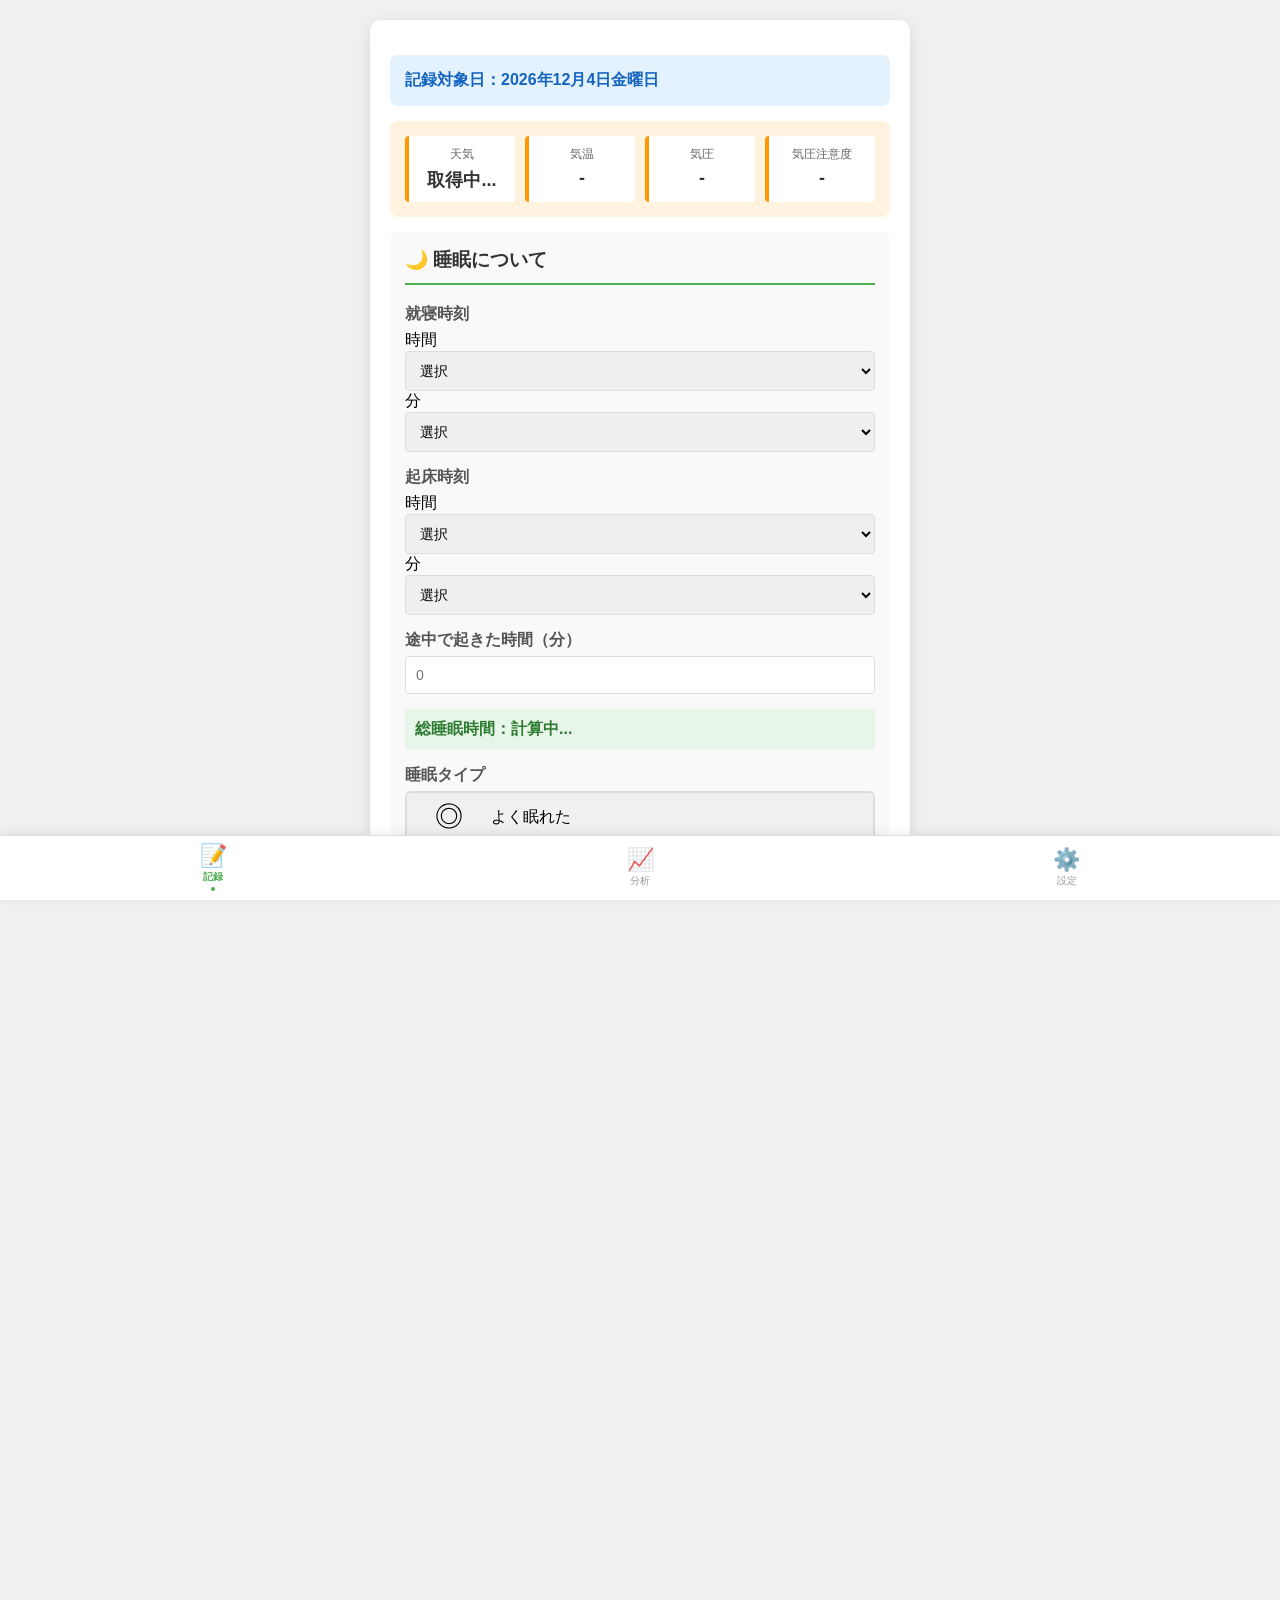
<file: index.html>
<!DOCTYPE html>
<html lang="ja">
<head>
<meta charset="UTF-8">
<meta name="viewport" content="width=device-width, initial-scale=1.0">
<meta name="apple-mobile-web-app-capable" content="yes">
<meta name="apple-mobile-web-app-status-bar-style" content="black-translucent">
<meta name="mobile-web-app-capable" content="yes">
<title>朝の記録 - コンディションノート</title>
<script type="text/javascript" nonce="706f48a703ec4b2696d7b1f2348" src="//local.adguard.org?ts=1773887777401&amp;type=content-script&amp;dmn=private-us-east-1.manuscdn.com&amp;url=https%3A%2F%2Fprivate-us-east-1.manuscdn.com%2Fusers%2F310519663424801523%2Fuploads%2FcyORHlxJtbSPIEtdt0L1vt_na1fn_aW5kZXg.html%3FPolicy%[base64]%26Key-Pair-Id%3DK2HSFNDJXOU9YS%26Signature%3Dky4R7K-oCLCyaNtylGSEPpfSOQ9HUC08gpQC32v2SYeAHgfIXwOo7-O3iSYF0QflC6CzAnzV-pCsuq~0OAM6tQsAlN2C~z4KXlqDDMQeCSdbkrrtcapN~5qhWn5K-4ozeF3lOGNHqTdonP-ljnFQGg-g8VQyvjWbKXx-M-0zuLz72fStN9r0sYJBFkR9YT3xxNkryTAac9Ka8uB-DHDzV-9T3h72WvgKXha~54fvjfoVpQ-ufuCCSoamnwR~IEAj46Hd2AcT7xFCgg3prykmJUto8FY6FmRAB9am-Dx7sj9Gamh7P~rsyqdOei6rY0BlcIK97msa3Q7ogw2InGW4yg__&amp;app=chrome.exe&amp;css=3&amp;js=1&amp;rel=1&amp;rji=1&amp;sbe=1"></script>
<script type="text/javascript" nonce="706f48a703ec4b2696d7b1f2348" src="//local.adguard.org?ts=1773887777401&amp;name=AdGuard%20Extra&amp;name=AdGuard%20Popup%20Blocker&amp;type=user-script"></script>
<link rel="stylesheet" href="css/style.css">
<link rel="stylesheet" href="css/style.css">
<link rel="stylesheet" href="css/components.css"> 
<link rel="stylesheet" href="css/mobile.css">

</head>

<body>

<div class="container">

<!-- 1. 本日の日付 -->
<div class="date-section" id="dateSection">
本日の日付：読み込み中...
</div>

<!-- 2-5. 天気情報 -->
<div class="weather-section" id="weatherSection">
<div class="weather-item">
<div class="weather-item-label">天気</div>
<div class="weather-item-value" id="weatherValue">取得中...</div>
</div>
<div class="weather-item">
<div class="weather-item-label">気温</div>
<div class="weather-item-value" id="tempValue">-</div>
</div>
<div class="weather-item">
<div class="weather-item-label">気圧</div>
<div class="weather-item-value" id="pressureValue">-</div>
</div>
<div class="weather-item">
<div class="weather-item-label">気圧注意度</div>
<div class="weather-item-value" id="pressureWarning">-</div>
</div>
</div>

<!-- 睡眠について（順序：就寝→起床→途中起床→睡眠タイプ） -->
<div class="sleep-section">

<h3>🌙 睡眠について</h3>

<div class="sleep-item">
<label>就寝時刻</label>
<div class="time-row">
<div class="time-col">
<span class="time-label">時間</span>
<select id="bedtimeHour"><option value="">選択</option></select>
</div>
<div class="time-col">
<span class="time-label">分</span>
<select id="bedtimeMinute">
<option value="">選択</option>
<option value="0">00分</option>
<option value="10">10分</option>
<option value="20">20分</option>
<option value="30">30分</option>
<option value="40">40分</option>
<option value="50">50分</option>
</select>
</div>
</div>
</div>

<div class="sleep-item">
<label>起床時刻</label>
<div class="time-row">
<div class="time-col">
<span class="time-label">時間</span>
<select id="wakeuptimeHour"><option value="">選択</option></select>
</div>
<div class="time-col">
<span class="time-label">分</span>
<select id="wakeuptimeMinute">
<option value="">選択</option>
<option value="0">00分</option>
<option value="10">10分</option>
<option value="20">20分</option>
<option value="30">30分</option>
<option value="40">40分</option>
<option value="50">50分</option>
</select>
</div>
</div>
</div>

<div class="sleep-item">
<label>途中で起きた時間（分）</label>
<input type="text" id="wakeupDuration" placeholder="0">
</div>

<div class="sleep-result" id="sleepResult">
総睡眠時間：計算中...
</div>

<div class="sleep-item">
<label>睡眠タイプ</label>
<div class="sleep-type-buttons" id="sleepType"></div>
</div>

</div>

<!-- 体調・活力・メンタル（絵文字スコアボタン） -->
<div class="score-section">
  <div class="score-section-title">体調</div>
  <div class="score-emoji-buttons" id="condition"></div>
</div>

<div class="score-section">
  <div class="score-section-title">活力</div>
  <div class="score-emoji-buttons" id="energy"></div>
</div>

<div class="score-section">
  <div class="score-section-title">メンタル</div>
  <div class="score-emoji-buttons" id="mental"></div>
</div>

<!-- 昨日との比較 -->
<div class="section">
<p class="section-label">昨日と比べて全体的な調子は？</p>
<div class="compare-buttons" id="compareYesterday">
  <button class="compare-btn" data-value="worse"  type="button">😔 悪い</button>
  <button class="compare-btn" data-value="same"   type="button">😐 同じ</button>
  <button class="compare-btn" data-value="better" type="button">😊 良い</button>
</div>
</div>

<!-- Good/Badサイン -->
<div class="good-bad-section">
<p>Goodサイン</p>
<div id="goodList" class="main-grid"></div>
</div>

<div class="good-bad-section">
<p>Badサイン</p>
<div id="badList" class="main-grid"></div>
</div>

<button class="submit" onclick="sendData()">朝の記録を送信</button>

</div>

<!-- ボトムナビゲーション -->
<nav class="bottom-nav">
  <a href="index.html" class="nav-item active">
    <span class="nav-icon">📝</span>
    <span class="nav-label">記録</span>
    <span class="nav-dot"></span>
  </a>
  <a href="analysis.html" class="nav-item">
    <span class="nav-icon">📈</span>
    <span class="nav-label">分析</span>
  </a>
  <a href="settings.html" class="nav-item">
    <span class="nav-icon">⚙️</span>
    <span class="nav-label">設定</span>
  </a>
</nav>

<!-- 外部JavaScriptファイルの読み込み -->
<script>const PAGE_TYPE = 'morning';</script>
<script src="js/config.js"></script>
<script src="js/defaults.js"></script>
<script src="js/utils.js"></script>
<script src="js/score-ui.js"></script>
<script src="js/factors.js"></script>
<script src="js/record-router.js"></script>
<script src="js/main_weather.js"></script>
<script src="js/main.js"></script>
<script src="js/sync.js"></script>

</body>
</html>
</file>
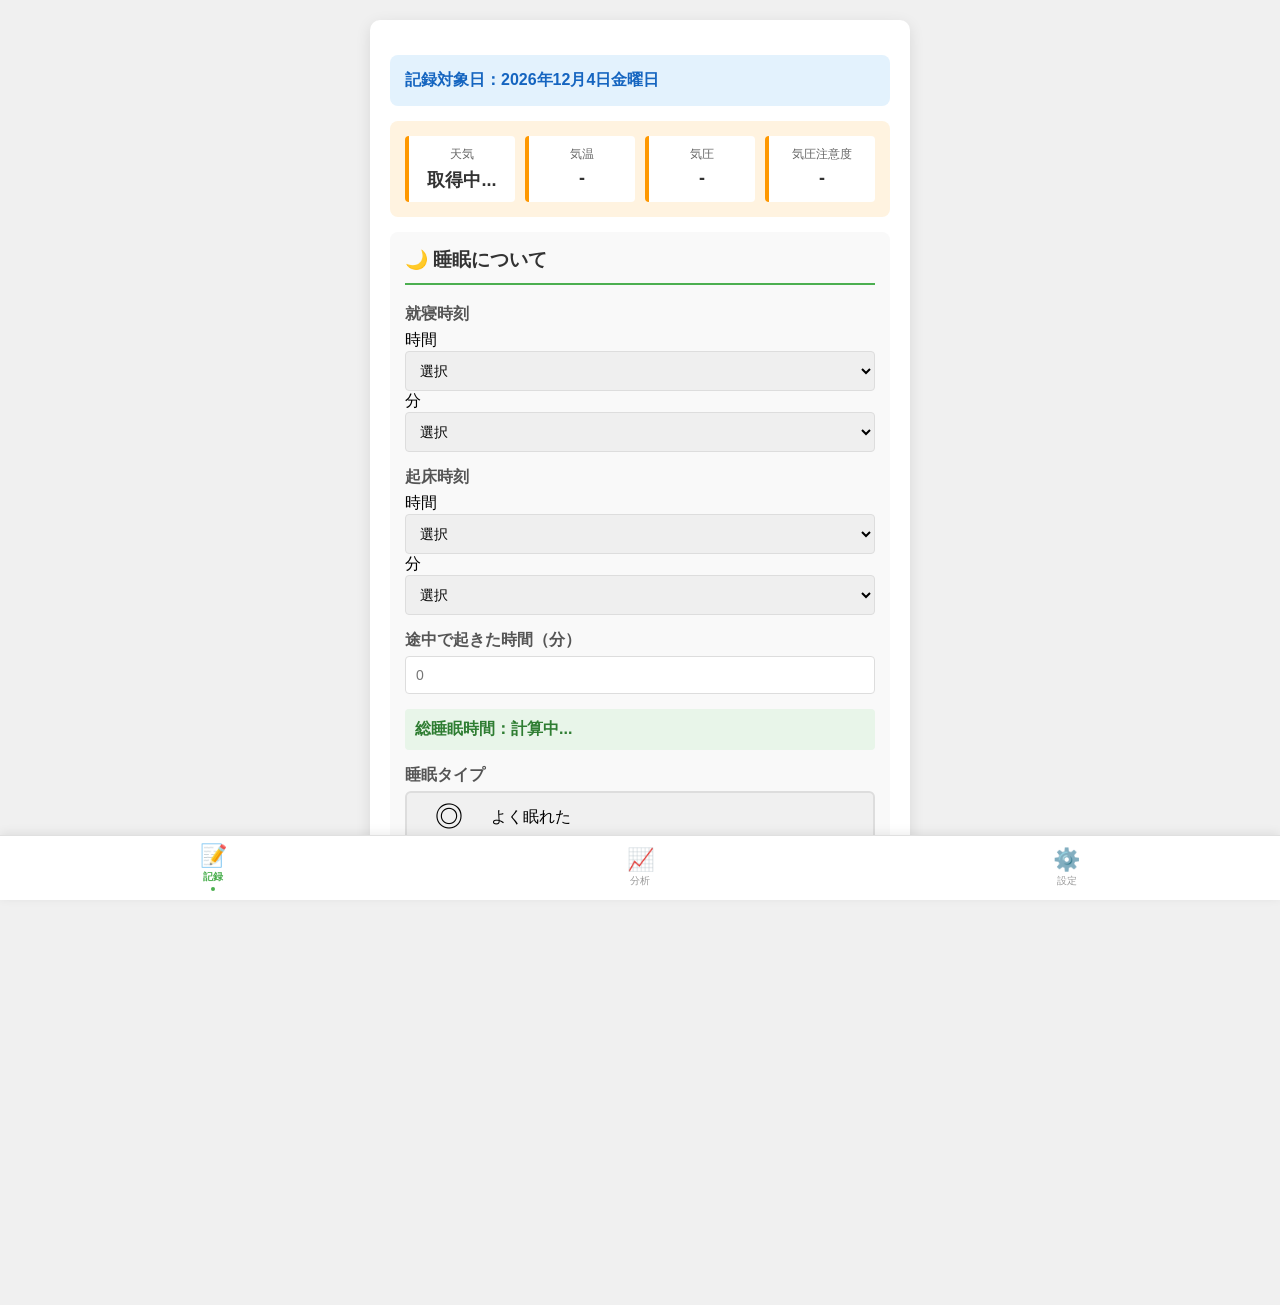
<file: evening.html>
<!DOCTYPE html>
<html lang="ja">
<head>
<meta charset="UTF-8">
<meta name="viewport" content="width=device-width, initial-scale=1.0">
<meta name="apple-mobile-web-app-capable" content="yes">
<meta name="apple-mobile-web-app-status-bar-style" content="black-translucent">
<meta name="mobile-web-app-capable" content="yes">
<title>夜の振り返り - コンディションノート</title>
<script type="text/javascript" nonce="706f48a703ec4b2696d7b1f2348" src="//local.adguard.org?ts=1773891384180&amp;type=content-script&amp;dmn=private-us-east-1.manuscdn.com&amp;url=https%3A%2F%2Fprivate-us-east-1.manuscdn.com%2Fusers%2F310519663424801523%2Fuploads%2FX8OiD14pE7qKWU3QFufm4F_na1fn_ZXZlbmluZw.html%3FPolicy%[base64]%26Key-Pair-Id%3DK2HSFNDJXOU9YS%26Signature%3DIRTGr5bfe6QpT9QBEzWLeUuXLEMYiNXHQvTDCFNe3Hf7ORT8RG-kLt2rciCMZSGeiu8Vy-4XD3ipU2SyCdbaz16xXmr~7gbh7~MmWYQJFyLgCj5U5H2Rnu8tBVmSvzhUYkQpy0-b4iZR28EI1pnR1-F-WJUTCco0WmMGm0zVPKI0Xde-N8kxiRZXXXtky9bIKu7JhZDhgo3NBUYuuvo1jnHFrhZ0Sw08y5sfKlL~GJBNzBukPh1d902BAq1nwAPGd4lqzOv1wOd3NwW2ucj7B0hC3EpmNVi02AO-f6O8skjNi2LGSjQEkXZlNNZ5AGCvhjuhXXBpa51KcjS5jO7oow__&amp;app=chrome.exe&amp;css=3&amp;js=1&amp;rel=1&amp;rji=1&amp;sbe=1"></script>
<script type="text/javascript" nonce="706f48a703ec4b2696d7b1f2348" src="//local.adguard.org?ts=1773891384180&amp;name=AdGuard%20Extra&amp;name=AdGuard%20Popup%20Blocker&amp;type=user-script"></script>
<link rel="stylesheet" href="css/style.css">
<link rel="stylesheet" href="css/components.css">
<link rel="stylesheet" href="css/mobile.css">
</head>

<body>

<div class="container">

<!-- 日付 -->
<div class="date-section" id="dateSection">
本日の日付：読み込み中...
</div>

<!-- 天気情報 -->
<div class="weather-section" id="weatherSection">
<div class="weather-item">
<div class="weather-item-label">天気</div>
<div class="weather-item-value" id="weatherValue">取得中...</div>
</div>
<div class="weather-item">
<div class="weather-item-label">気温</div>
<div class="weather-item-value" id="tempValue">-</div>
</div>
<div class="weather-item">
<div class="weather-item-label">気圧</div>
<div class="weather-item-value" id="pressureValue">-</div>
</div>
<div class="weather-item">
<div class="weather-item-label">気圧注意度</div>
<div class="weather-item-value" id="pressureWarning">-</div>
</div>
</div>

<!-- 朝との比較バナー -->
<div class="morning-compare-banner" id="morningCompareBanner" style="display:none;"></div>

<!-- 在宅・通所 -->
<div class="attendance-breakfast">
<div>
<label>今日の通所/在宅</label>
<select class="attendance-dropdown" id="attendance">
<option value="">選択してください</option>
<option value="通所">通所</option>
<option value="在宅">在宅</option>
<option value="休み">休み</option>
</select>
</div>
</div>

<!-- 体調・活力・メンタル（夜） -->
<div class="score-section">
  <div class="score-section-title">今の体調</div>
  <div class="score-emoji-buttons" id="condition"></div>
</div>

<div class="score-section">
  <div class="score-section-title">今の活力</div>
  <div class="score-emoji-buttons" id="energy"></div>
</div>

<div class="score-section">
  <div class="score-section-title">今のメンタル</div>
  <div class="score-emoji-buttons" id="mental"></div>
</div>

<!-- 影響要因 -->
<div class="section">
<p class="section-label">今日の影響要因（当てはまるものを選択）</p>
<div id="selectArea"></div>
<div id="dynamicArea"></div>
</div>

<!-- コメント -->
<div class="section">
<p class="section-label">今日の振り返り（自由記述）</p>
<textarea id="comment" placeholder="今日どんな一日でしたか？気になったこと、感じたことを自由に書いてください。"></textarea>
</div>

<button class="submit" onclick="sendEveningData()">夜の振り返りを送信</button>

</div>

<!-- ボトムナビゲーション -->
<nav class="bottom-nav">
  <a href="index.html" class="nav-item active">
    <span class="nav-icon">📝</span>
    <span class="nav-label">記録</span>
    <span class="nav-dot"></span>
  </a>
  <a href="analysis.html" class="nav-item">
    <span class="nav-icon">📈</span>
    <span class="nav-label">分析</span>
  </a>
  <a href="settings.html" class="nav-item">
    <span class="nav-icon">⚙️</span>
    <span class="nav-label">設定</span>
  </a>
</nav>


<!-- 外部JavaScriptファイルの読み込み -->
<script>const PAGE_TYPE = 'evening';</script>
<script src="js/config.js"></script>
<script src="js/defaults.js"></script>
<script src="js/utils.js"></script>
<script src="js/score-ui.js"></script>
<script src="js/factors.js"></script>
<script src="js/main_weather.js"></script>
<script src="js/record-router.js"></script>
<script src="js/evening.js"></script>
<script src="js/sync.js"></script>

</body>
</html>
</file>
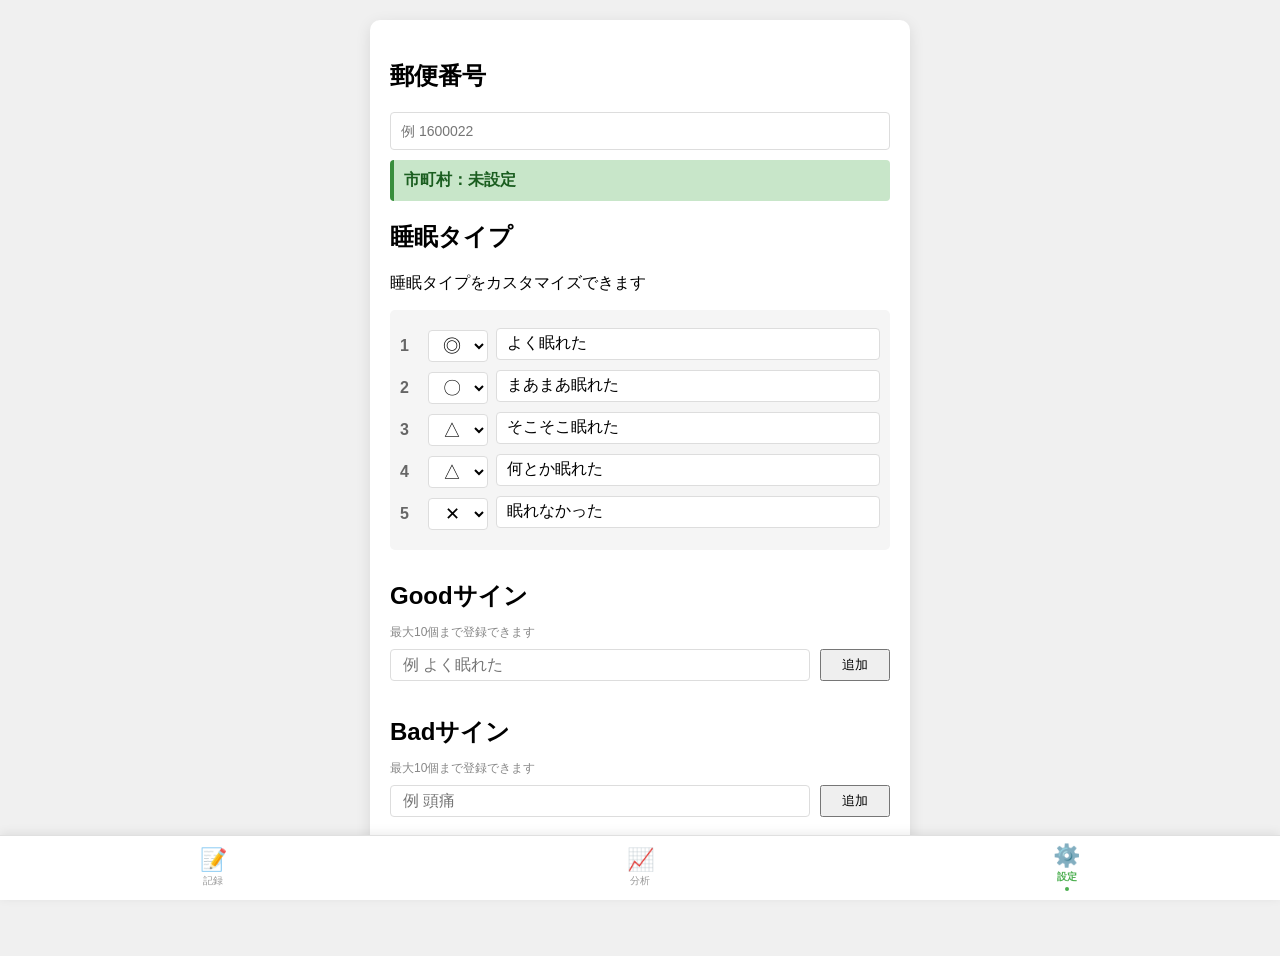
<file: settings.html>
<!DOCTYPE html>
<html lang="ja">

<head>
<meta charset="UTF-8">
<meta name="viewport" content="width=device-width, initial-scale=1.0, maximum-scale=1.0, user-scalable=no">
<meta name="apple-mobile-web-app-capable" content="yes">
<meta name="apple-mobile-web-app-status-bar-style" content="black-translucent">
<meta name="mobile-web-app-capable" content="yes">
<title>個人設定</title>
<script type="text/javascript" nonce="706f48a703ec4b2696d7b1f2348" src="//local.adguard.org?ts=1773887777401&amp;type=content-script&amp;dmn=private-us-east-1.manuscdn.com&amp;url=https%3A%2F%2Fprivate-us-east-1.manuscdn.com%2Fusers%2F310519663424801523%2Fuploads%2FCnu9tkslTjWlzon91BRdbj_na1fn_c2V0dGluZ3M.html%3FPolicy%[base64]%26Key-Pair-Id%3DK2HSFNDJXOU9YS%26Signature%3DBoJQeE3toGbc8ganRQtHpqskrkWqBuRxPCy0uRi5LrM7vKBjkFMv4oZix4A7dVA6NNXgR88hCyEfFL0Kf0nHc9GAQ8SmCDZmCyFTWLuV2Z5pRV6JSjQtQWupY~3HWzdxJw1kBGNvpspAlfcrIiyktKDsfFS0CXHX6suoM9FYksEOmlaxZrp0jMZPfg2Zn40ydLA~g5yogkLSJ1dnPhwC25rq9kAT-9q2mC9OtfcAwa8sQ9D1Gz0ercmLPUmDNf19oJ6sD5BbPm6ZzJnTBfUDYJZJRANBa9tmQ~b-T3BjTMbg~uteV48lYaNCLXyDx-KmjZZ2CdCAJ2k8HsCr2HEzwA__&amp;app=chrome.exe&amp;css=3&amp;js=1&amp;rel=1&amp;rji=1&amp;sbe=1"></script>
<script type="text/javascript" nonce="706f48a703ec4b2696d7b1f2348" src="//local.adguard.org?ts=1773887777401&amp;name=AdGuard%20Extra&amp;name=AdGuard%20Popup%20Blocker&amp;type=user-script"></script>
<link rel="stylesheet" href="css/style.css">
<link rel="stylesheet" href="css/components.css">
<link rel="stylesheet" href="css/mobile.css">
</head>

<body>

<div class="container">

<!-- 1. 郵便番号 -->
<h2>郵便番号</h2>
<div class="zipcode-section">
  <div class="zipcode-input-group">
    <input id="zipcode" placeholder="例 1600022" onchange="displayCity()">
  </div>
  <div class="zipcode-display" id="cityDisplay">市町村：未設定</div>
</div>

<!-- 8. 睡眠タイプ -->
<h2>睡眠タイプ</h2>
<p>睡眠タイプをカスタマイズできます</p>
<div class="sleep-type-editor" id="sleepTypeEditor"></div>

<!-- 10. Good/Badサイン -->
<h2>Goodサイン</h2>
<p class="list-hint">最大10個まで登録できます</p>
<div class="input-group">
  <input id="goodInput" placeholder="例 よく眠れた">
  <button onclick="addGood()">追加</button>
</div>
<div class="scroll-list-wrapper">
  <div id="goodList"></div>
</div>

<h2>Badサイン</h2>
<p class="list-hint">最大10個まで登録できます</p>
<div class="input-group">
  <input id="badInput" placeholder="例 頭痛">
  <button onclick="addBad()">追加</button>
</div>
<div class="scroll-list-wrapper">
  <div id="badList"></div>
</div>

<button onclick="saveSettings()">設定保存</button>

</div>

<!-- 外部JavaScriptファイルの読み込み -->
<script src="js/config.js"></script>
<script src="js/defaults.js" defer></script>
<script src="js/utils.js" defer></script>
<script src="js/sync.js" defer></script>
<script src="js/settings.js" defer></script>

<!-- ボトムナビゲーション -->
<nav class="bottom-nav">
  <a href="index.html" class="nav-item">
    <span class="nav-icon">📝</span>
    <span class="nav-label">記録</span>
  </a>
  <a href="analysis.html" class="nav-item">
    <span class="nav-icon">📈</span>
    <span class="nav-label">分析</span>
  </a>
  <a href="settings.html" class="nav-item active">
    <span class="nav-icon">⚙️</span>
    <span class="nav-label">設定</span>
    <span class="nav-dot"></span>
  </a>
</nav>

</body>
</html>
</file>
<file: css/style.css>
/* =============================================
   style.css — 基本レイアウト・共通スタイル
   ============================================= */

/* 全体設定 */
html, body {
  margin: 0;
  padding: 0;
  width: 100%;
  height: 100%;
  overflow-x: hidden;
  -webkit-tap-highlight-color: transparent;
  font-family: sans-serif;
  background: #f0f0f0;
}

.container {
  background: white;
  padding: 20px;
  padding-bottom: 60px;
  border-radius: 10px;
  width: 95%;
  max-width: 500px;
  margin: 20px auto;
  box-shadow: 0 4px 15px rgba(0,0,0,0.1);
}

.section {
  margin-top: 20px;
}

/* ヘッダー */
.header {
  display: flex;
  justify-content: space-between;
  align-items: center;
  margin-bottom: 20px;
}

.header h1, .header h2 {
  margin: 0;
  flex: 1;
  font-size: 16px;
  white-space: nowrap;
  overflow: hidden;
  text-overflow: ellipsis;
}

.settings-link, .back-link {
  background: #4CAF50;
  color: white;
  padding: 8px 16px;
  border-radius: 4px;
  text-decoration: none;
  font-size: 14px;
}

.settings-link:hover, .back-link:hover {
  background: #45a049;
  text-decoration: none;
}

/* セクションラベル */
.section-label {
  font-weight: bold;
  font-size: 16px;
  margin-top: 20px;
  margin-bottom: 10px;
}

/* 送信ボタン */
.submit {
  width: 100%;
  padding: 12px;
  margin-top: 20px;
  background: #4CAF50;
  color: white;
  border: none;
  border-radius: 6px;
  font-size: 16px;
  cursor: pointer;
}

.submit:hover {
  background: #45a049;
}

/* テキストエリア */
textarea {
  width: 100%;
  padding: 8px;
  margin-top: 8px;
  box-sizing: border-box;
}

/* 数値入力のスピナーを非表示 */
input[type="text"]::-webkit-outer-spin-button,
input[type="text"]::-webkit-inner-spin-button {
  -webkit-appearance: none;
  margin: 0;
}

input[type="text"][type="number"] {
  -moz-appearance: textfield;
  appearance: textfield;
}

/* 入力グループ（横並び） */
.input-group {
  display: flex;
  gap: 10px;
  margin-bottom: 15px;
}

.input-group input {
  flex: 1;
  padding: 12px;
  border: 1px solid #ddd;
  border-radius: 4px;
  font-size: 16px;
  height: 32px;
  box-sizing: border-box;
}

.input-group button {
  padding: 0 20px;
  height: 32px;
  margin: 0;
  white-space: nowrap;
}

/* ヒントテキスト */
.list-hint {
  font-size: 12px;
  color: #888;
  margin: -8px 0 8px 0;
}

/* Good/Badリストのスクロールラッパー（PCは通常表示） */
.scroll-list-wrapper {
  margin-bottom: 20px;
}

/* 各リストの下に余白 */
#medicineList, #goodList, #badList {
  margin-bottom: 30px;
}
</file>
<file: css/components.css>
/* =============================================
   components.css — コンポーネント別スタイル
   ============================================= */

/* ---- 日付セクション ---- */
.date-section {
  background: #e3f2fd;
  padding: 15px;
  border-radius: 8px;
  margin-top: 15px;
  font-size: 16px;
  font-weight: bold;
  color: #1565c0;
}

/* ---- 天気セクション ---- */
.weather-section {
  background: #fff3e0;
  padding: 15px;
  border-radius: 8px;
  margin-top: 15px;
  display: grid;
  grid-template-columns: 1fr 1fr 1fr 1fr;
  gap: 10px;
}

.weather-item {
  background: white;
  padding: 10px;
  border-radius: 4px;
  border-left: 4px solid #ff9800;
  text-align: center;
}

.weather-item-label {
  font-size: 12px;
  color: #666;
  margin-bottom: 5px;
}

.weather-item-value {
  font-size: 18px;
  font-weight: bold;
  color: #333;
}

.weather.loading { color: #999; }
.weather.error   { color: #d32f2f; }
.weather.success { color: #388e3c; }

/* ---- 通所/在宅---- */
.attendance-breakfast {
  display: grid;
  grid-template-columns: 1fr 1fr;
  gap: 15px;
  margin-top: 15px;
}

.attendance-breakfast select {
  width: 100%;
  padding: 10px;
  border: 1px solid #ddd;
  border-radius: 4px;
  font-size: 14px;
  box-sizing: border-box;
}

.attendance-breakfast label {
  font-weight: bold;
  margin-bottom: 5px;
  display: block;
}

/* ---- 睡眠セクション ---- */
.sleep-section {
  background: #f9f9f9;
  padding: 15px;
  border-radius: 8px;
  margin-top: 15px;
}

.sleep-section h3 {
  margin-top: 0;
  color: #333;
  border-bottom: 2px solid #4CAF50;
  padding-bottom: 10px;
}

.sleep-item {
  margin: 15px 0;
}

.sleep-item label {
  display: block;
  font-weight: bold;
  margin-bottom: 5px;
  color: #555;
}

.sleep-item select,
.sleep-item input[type="text"] {
  width: 100%;
  padding: 10px;
  border: 1px solid #ddd;
  border-radius: 4px;
  box-sizing: border-box;
  font-size: 14px;
}

.time-input-group {
  display: grid;
  grid-template-columns: 1fr 1fr;
  gap: 10px;
}

.time-input-group select {
  width: 100%;
  padding: 10px;
  border: 1px solid #ddd;
  border-radius: 4px;
  box-sizing: border-box;
  font-size: 14px;
}

.time-input-group label {
  margin-bottom: 5px;
  font-weight: bold;
  color: #555;
  font-size: 14px;
}

.sleep-result {
  background: #e8f5e9;
  padding: 10px;
  border-radius: 4px;
  margin-top: 10px;
  font-weight: bold;
  color: #2e7d32;
}

/* 睡眠タイプボタン */
.sleep-type-buttons {
  display: grid;
  grid-template-columns: 1fr;
  gap: 8px;
  margin-top: 5px;
}

.sleep-type-btn {
  padding: 4px 12px;
  background: #f0f0f0;
  border: 2px solid #ddd;
  border-radius: 6px;
  cursor: pointer;
  text-align: left;
  transition: all 0.2s;
  font-size: 16px;
  color: #000;
  display: flex;
  justify-content: flex-start;
  align-items: center;
  gap: 12px;
  min-height: 52px;
}

.sleep-type-btn:hover {
  background: #e8e8e8;
}

.sleep-type-btn.active {
  background: #4CAF50;
  color: white;
  border-color: #4CAF50;
}

.sleep-type-symbol {
  font-size: 28px;
  min-width: 44px;
  width: 44px;
  height: 44px;
  display: flex;
  align-items: center;
  justify-content: center;
  flex-shrink: 0;
  line-height: 1;
}

.symbol-double-circle { font-size: 28px; }
.symbol-circle        { font-size: 26px; }
.symbol-triangle      { font-size: 24px; }
.symbol-cross         { font-size: 24px; }

.sleep-type-text {
  flex: 1;
  font-size: 16px;
  line-height: 1.2;
  display: flex;
  align-items: center;
}

/* ---- スコアセクション（新・絵文字デザイン） ---- */
.score-section {
  margin-top: 15px;
}

.score-section-title {
  font-weight: bold;
  font-size: 16px;
  margin-bottom: 8px;
}

/* 絵文字スコアボタン共通 */
.score-emoji-buttons {
  display: flex;
  gap: 6px;
  margin-top: 4px;
}

.score-emoji-btn {
  flex: 1;
  display: flex;
  flex-direction: column;
  align-items: center;
  justify-content: center;
  padding: 8px 4px;
  background: #f0f0f0;
  border: 2px solid #ddd;
  border-radius: 8px;
  cursor: pointer;
  transition: all 0.2s;
  line-height: 1;
  min-height: 72px;
}

.score-emoji-btn:hover {
  background: #e0e0e0;
  border-color: #bbb;
}

.score-emoji-btn.active {
  border-color: #4CAF50;
  background: #e8f5e9;
}

/* 体調ボタン（選択時の色） */
.score-emoji-btn.active.score-taichou-1 { background: #fde8e8; border-color: #e57373; }
.score-emoji-btn.active.score-taichou-2 { background: #fff3e0; border-color: #ffb74d; }
.score-emoji-btn.active.score-taichou-3 { background: #fff8e1; border-color: #ffd54f; }
.score-emoji-btn.active.score-taichou-4 { background: #f1f8e9; border-color: #aed581; }
.score-emoji-btn.active.score-taichou-5 { background: #e8f5e9; border-color: #4CAF50; }

/* メンタルボタン（選択時の色） */
.score-emoji-btn.active.score-mental-1 { background: #fde8e8; border-color: #e57373; }
.score-emoji-btn.active.score-mental-2 { background: #fff3e0; border-color: #ffb74d; }
.score-emoji-btn.active.score-mental-3 { background: #fff8e1; border-color: #ffd54f; }
.score-emoji-btn.active.score-mental-4 { background: #f1f8e9; border-color: #aed581; }
.score-emoji-btn.active.score-mental-5 { background: #e8f5e9; border-color: #4CAF50; }

/* バッテリーアイコン（活力スコア） */
.battery-icon {
  display: inline-flex;
  align-items: center;
  justify-content: center;
  width: 36px;
  height: 18px;
  position: relative;
  border: 2px solid #555;
  border-radius: 3px;
  background: #fff;
  box-sizing: border-box;
}

.battery-icon::after {
  content: '';
  position: absolute;
  right: -6px;
  top: 50%;
  transform: translateY(-50%);
  width: 4px;
  height: 8px;
  background: #555;
  border-radius: 0 2px 2px 0;
}

.battery-fill {
  position: absolute;
  left: 1px;
  top: 1px;
  bottom: 1px;
  border-radius: 1px;
  background: #4CAF50;
}

.battery-text {
  position: absolute;
  font-size: 8px;
  font-weight: bold;
  color: #333;
  z-index: 1;
  line-height: 1;
}

/* 活力ボタン（選択時の色） */
.score-emoji-btn.active.score-katsu-1 { background: #fde8e8; border-color: #e57373; }
.score-emoji-btn.active.score-katsu-2 { background: #fff3e0; border-color: #ffb74d; }
.score-emoji-btn.active.score-katsu-3 { background: #fff8e1; border-color: #ffd54f; }
.score-emoji-btn.active.score-katsu-4 { background: #f1f8e9; border-color: #aed581; }
.score-emoji-btn.active.score-katsu-5 { background: #e8f5e9; border-color: #4CAF50; }

/* 絵文字スコアボタン内のテキスト */
.score-emoji {
  font-size: 24px;
  line-height: 1;
  display: block;
}

.score-label {
  font-size: 10px;
  color: #555;
  margin-top: 4px;
  line-height: 1.2;
  text-align: center;
  display: block;
}

/* ---- Good/Badサインセクション ---- */
.good-bad-section {
  margin-top: 15px;
}

.good-bad-section p {
  font-weight: bold;
  font-size: 16px;
  margin-bottom: 10px;
}

#goodList, #badList {
  display: grid;
  grid-template-columns: repeat(auto-fit, minmax(150px, 1fr));
  gap: 10px;
  margin-bottom: 15px;
}

.good-bad-item {
  display: flex;
  align-items: center;
  font-size: 12px !important;
  background: #f0f0f0;
  padding: 12px 15px;
  border-radius: 4px;
  border: 1px solid #eee;
  cursor: pointer;
  white-space: nowrap;
  transition: all 0.2s;
  margin: 0;
}

.good-bad-item input {
  margin-right: 5px;
}

.completed {
  background: #e8f5e9;
  border-radius: 4px;
  padding: 10px;
}

.vertical-selector {   /* ステップ1・2の選択肢（ボタン）を縦並びにするスタイル */
  display: flex;
  flex-direction: column;
  gap: 10px;
  margin-bottom: 15px;
}

.vertical-selector .factor-item {
  width: 100%; /* 横幅いっぱい */
  display: block;
  padding: 15px;
  text-align: center;
  border-radius: 10px;
  border: 1px solid #ddd;
  box-sizing: border-box;
  font-weight: bold;
  cursor: pointer;
  background-color: #fff; /* デフォルトは白 */
}

/* チェックされた時の見た目（お好みで調整してください） */
.vertical-selector input[type="checkbox"]:checked + span {
  color: #000;
}

/* ラジオボタンのように見せるため、チェックボックス自体は隠す */
.vertical-selector input[type="checkbox"] {
  display: none;
}

/* 選択された時の強調 */
.vertical-selector .factor-item:has(input:checked) {
  border: 2px solid #4CAF50; /* 緑の枠線 */
  background-color: #e8f5e9; /* 薄い緑 */
}

/* 詳細項目のチェックボックスを2列にする設定 */
.detail-grid {
  display: grid !important;
  grid-template-columns: 1fr 1fr !important;
  gap: 10px;
  margin: 10px 0;
  width: 100%; /* グリッド自体も幅いっぱいに */
}

/* 2列にした時にボタンがはみ出さないように調整 */
.detail-grid .factor-item {
  display: flex;
  justify-content: center;
  align-items: center;
  min-height: 25px; /* ボタンの高さを揃える */
  margin: 0 !important;
  padding: 5px 10px;
  text-align: center;
  font-size: 14px;
}

/* ============================================
   設定画面コンポーネント
   ============================================ */
.zipcode-section {
  margin-bottom: 20px;
}

.zipcode-input-group {
  display: flex;
  gap: 10px;
  margin-bottom: 10px;
}

.zipcode-input-group input {
  flex: 1;
  padding: 10px;
  border: 1px solid #ddd;
  border-radius: 4px;
  font-size: 14px;
}

.zipcode-display {
  padding: 10px;
  background: #c8e6c9;
  border-radius: 4px;
  border-left: 4px solid #388e3c;
  font-weight: bold;
  color: #1b5e20;
  min-height: 20px;
}

.item-row {
  display: flex;
  align-items: center;
  gap: 15px;
  margin: 10px 0;
  padding: 10px;
  background: #f9f9f9;
  border-radius: 4px;
}

.item-text {
  flex: 1;
  word-break: break-all;
  font-size: 12px;
  color: #333;
}

.item-buttons {
  display: flex;
  gap: 10px;
  white-space: nowrap;
}

.item-buttons button {
  margin: 0;
  padding: 6px 12px;
  font-size: 12px;
}

.sleep-type-editor {
  margin-top: 10px;
  margin-bottom: 30px;
  padding: 10px;
  background: #f5f5f5;
  border-radius: 5px;
}

.sleep-type-item {
  margin: 10px 0;
  display: flex;
  align-items: center;
  gap: 8px;
  height: 32px;
}

.sleep-type-label {
  width: 20px;
  font-weight: bold;
  color: #666;
  display: flex;
  align-items: center;
  height: 100%;
}

.sleep-type-input {
  flex: 1;
  height: 100%;
  box-sizing: border-box;
  padding: 0 10px;
  border: 1px solid #ddd;
  border-radius: 4px;
  font-size: 16px;
  position: relative;
  top: -2px;
}

.sleep-type-symbol {
  width: 60px;
  height: 100%;
}

.sleep-type-symbol select {
  width: 100%;
  height: 100%;
  box-sizing: border-box;
  padding: 0 4px;
  border: 1px solid #ddd;
  border-radius: 4px;
  background: white;
  text-align: center;
  font-size: 18px;
  display: block;
}

/* ============================================
   ボトムナビゲーション
   ============================================ */
.bottom-nav {
  position: fixed;
  bottom: 0;
  left: 0;
  right: 0;
  height: 64px;
  background: #fff;
  border-top: 1px solid #e0e0e0;
  display: flex;
  align-items: center;
  justify-content: space-around;
  box-shadow: 0 -2px 10px rgba(0,0,0,0.08);
  z-index: 1000;
}

.nav-item {
  flex: 1;
  display: flex;
  flex-direction: column;
  align-items: center;
  justify-content: center;
  gap: 3px;
  cursor: pointer;
  padding: 8px 0;
  text-decoration: none;
  color: #999;
  transition: color 0.2s;
}

.nav-item .nav-icon {
  font-size: 22px;
  line-height: 1;
}

.nav-item .nav-label {
  font-size: 10px;
  font-weight: 500;
}

.nav-item.active {
  color: #4CAF50;
}

.nav-item.active .nav-label {
  font-weight: bold;
}

.nav-item .nav-dot {
  width: 4px;
  height: 4px;
  background: #4CAF50;
  border-radius: 50%;
}



/* ============================================
   昨日との比較ボタン
   ============================================ */
.compare-buttons {
  display: flex;
  gap: 10px;
  margin-top: 8px;
}

.compare-btn {
  flex: 1;
  padding: 12px 8px;
  background: #f0f0f0;
  border: 2px solid #ddd;
  border-radius: 10px;
  font-size: 15px;
  cursor: pointer;
  transition: all 0.2s;
  text-align: center;
}

.compare-btn:hover {
  background: #e0e0e0;
}

.compare-btn[data-value="better"].active {
  background: #e8f5e9;
  border-color: #4CAF50;
  color: #2e7d32;
  font-weight: bold;
}

.compare-btn[data-value="same"].active {
  background: #fff8e1;
  border-color: #ffd54f;
  color: #f57f17;
  font-weight: bold;
}

.compare-btn[data-value="worse"].active {
  background: #fde8e8;
  border-color: #e57373;
  color: #c62828;
  font-weight: bold;
}

/* ============================================
   影響要因チェックリスト
   ============================================ */
.factor-list {
  display: flex;
  flex-wrap: wrap;
  gap: 8px;
  margin-top: 8px;
}

.factor-item {
  display: flex;
  align-items: center;
  gap: 6px;
  padding: 8px 12px;
  border-radius: 20px;
  font-size: 13px;
  cursor: pointer;
  border: 1px solid rgba(0,0,0,0.08);
  transition: all 0.2s;
  user-select: none;
}

.factor-item.social   { 
  background: #e3f2fd; 
}
.factor-item.activity { 
  background: #e8f5e9; 
}
.factor-item.event    { 
  background: #f3e5f5; 
}
.factor-item.body     { 
  background: #fce4ec; 
}

.factor-item:hover {
  filter: brightness(0.95);
}

.factor-item input[type="checkbox"] {
  width: 14px;
  height: 14px;
  cursor: pointer;
}

/* ============================================
   夜の振り返り：朝の記録比較バナー
   ============================================ */
.morning-compare-banner {
  background: #e8f5e9;
  border: 1px solid #a5d6a7;
  border-radius: 10px;
  padding: 12px 16px;
  margin-bottom: 16px;
  font-size: 14px;
  color: #2e7d32;
}

/* ============================================
   食事回数ボタン
   ============================================ */
.meal-btn {
  display: block;
  width: 100%;
  padding: 12px 0;
  border: 1px solid #ddd;
  border-radius: 8px;
  text-align: center;
  font-size: 14px;
  background: white;
  cursor: pointer;
  box-sizing: border-box;
}

.meal-btn.active {
  background: #e3f2fd;
  border-color: #2196f3;
  color: #1976d2;
  font-weight: bold;
}
</file>
<file: css/mobile.css>
/* =============================================
   mobile.css — スマホ向け最適化 (max-width: 600px)
   ============================================= */

@media (max-width: 600px) {

  .container {
  padding: 10px;
  padding-bottom: 84px;
  }

  /* 天気情報を2列表示 */
  .weather-section {
    grid-template-columns: 1fr 1fr;
  }

  /* 各セクションを1列に */
  .attendance-breakfast,
  .time-input-group,
  #goodList,
  #badList {
    grid-template-columns: 1fr;
  }

  /* Good/Badサイン：チェック時に背景色変更 */
  .good-bad-item:has(input:checked) {
    background-color: #e8f5e9 !important;
    border-color: #4CAF50 !important;
  }

  .good-bad-item {
    height: 50px;
    font-size: 16px;
    margin-bottom: 5px;
    cursor: pointer;
    transition: all 0.2s;
  }

  /* タップ時の「押し込み感」 */
  .sleep-type-btn:active,
  .score-emoji-btn:active,
  .score-buttons button:active,
  .submit:active,
  .good-bad-item:active {
    background-color: #e0e0e0 !important;
    transform: scale(0.97);
  }

  /* 入力フィールド全般のサイズアップ（ズーム防止） */
  select,
  input[type="text"],
  textarea {
    font-size: 16px !important;
    height: 44px;
  }

  textarea {
    height: 100px;
  }

  .submit {
    height: 55px;
    font-size: 18px;
    font-weight: bold;
  }

  /* 睡眠タイプのカスタマイズエリア */
  .sleep-type-editor {
    display: block !important;
    padding: 10px !important;
    margin-bottom: 20px !important;
  }

  .sleep-type-item {
    display: flex !important;
    flex-direction: row !important;
    align-items: center !important;
    gap: 5px !important;
    height: auto !important;
    margin-bottom: 10px !important;
  }

  .sleep-type-label {
    width: 20px !important;
    flex-shrink: 0;
  }

  .sleep-type-input {
    flex: 1 !important;
    min-width: 0 !important;
    height: 44px !important;
    font-size: 16px !important;
    box-sizing: border-box !important;
  }

  .sleep-type-symbol {
    width: 70px !important;
    height: 44px !important;
    flex-shrink: 0;
  }

  .sleep-type-symbol select {
    width: 100% !important;
    height: 100% !important;
    font-size: 18px !important;
    box-sizing: border-box !important;
  }

  /* 追加された項目の余白を詰める */
  .item-row {
    margin: 4px 0;
    padding: 8px 10px;
  }

  /* 設定保存ボタンを大きく */
  button[onclick="saveSettings()"] {
    width: 100%;
    height: 55px;
    font-size: 18px;
    font-weight: bold;
    margin-top: 10px;
  }

  /* 設定画面：Good/Badリストをスクロール表示 */
  .scroll-list-wrapper {
    max-height: 212px;
    overflow-y: auto;
    border: 1px solid #e0e0e0;
    border-radius: 8px;
    background: #f9f9f9;
    padding: 4px;
    margin-bottom: 16px;
    -webkit-overflow-scrolling: touch;
  }

  /* メイン画面：Good/Badサインを2列グリッド */
  .main-grid {
    display: grid;
    grid-template-columns: 1fr 1fr;
    gap: 8px;
  }

  /* 就寝・起床時刻：横並び */
  .time-row {
    display: flex;
    flex-direction: row;
    gap: 12px;
    align-items: flex-end;
  }

  .time-col {
    display: flex;
    flex-direction: column;
    flex: 1;
  }

  .time-col select {
    width: 100%;
    height: 44px;
    font-size: 16px;
    border-radius: 8px;
    border: 1px solid #ccc;
    padding: 0 8px;
    background: #f5f5f5;
    box-sizing: border-box;
  }

  .time-label {
    font-size: 12px;
    color: #666;
    margin-bottom: 4px;
    display: block;
  }

  /* 絵文字スコアボタンのスマホ調整 */
  .score-emoji-buttons {
    gap: 4px;
  }

  .score-emoji-btn {
    min-height: 64px;
    padding: 6px 2px;
  }

  .score-emoji {
    font-size: 22px;
  }

  .score-label {
    font-size: 9px;
    margin-top: 3px;
  }

  /* バッテリーアイコンのスマホ調整 */
  .battery-icon {
    width: 32px;
    height: 16px;
  }

  .battery-text {
    font-size: 7px;
  }

  /* 食事回数セクションのレイアウト */
  .meal-group {
    margin-top: 14px;
    padding: 10px 0;
  }

  .meal-label {
    display: block;
    font-size: 10px;
    font-weight: bold;
    color: #333;
    margin-bottom: 10px; /* ラベルを上に配置して隙間を作る */
  }

  .meal-options {
    display: flex;
    gap: 8px;
    width: 100%;
  }

  .meal-item {
    flex: 1; /* 4つのボタンを均等幅にする */
  }

  .meal-btn {
    display: block;
    width: 100%;
    padding: 12px 0; /* 少し高さを出して押しやすく */
    border: 1px solid #ddd;
    border-radius: 8px;
    text-align: center;
    font-size: 14px;
    background: white;
    box-sizing: border-box;
  }

  /* 選択時の色は以前のものを流用、またはここに追加 */
  input[name="meal_count"]:checked + .meal-btn {
    background: #e3f2fd;
    border-color: #2196f3;
    color: #1976d2;
    font-weight: bold;
  }

  /* 食事回数セクションの最終調整 */
  .meal-group {
    margin-top: 10px;
    clear: both;
  }

  .meal-label {
    display: block;
    font-size: 14px;
    font-weight: bold;
    margin-bottom: 15px;
  }

  .meal-options {
    display: flex;
    gap: 8px;
    width: 100%;
    justify-content: space-between;
  }

  .meal-item {
    flex: 1; /* これで4つのボタンが同じ幅になります */
  }

  .meal-btn {
    display: block;
    width: 100%;
    padding: 15px 0;
    border: 1px solid #ddd;
    border-radius: 8px;
    text-align: center;
    font-size: 14px;
    background: white;
    cursor: pointer;
    box-sizing: border-box;
    line-height: 1 !important; /* 抜きが2行にならないように */
 }

  /* 選択時の色 */
  input[name="meal_count"]:checked + .meal-btn {
    background: #e3f2fd !important;
    border-color: #2196f3 !important;
    color: #1976d2 !important;
    font-weight: bold;
  }
}
</file>
